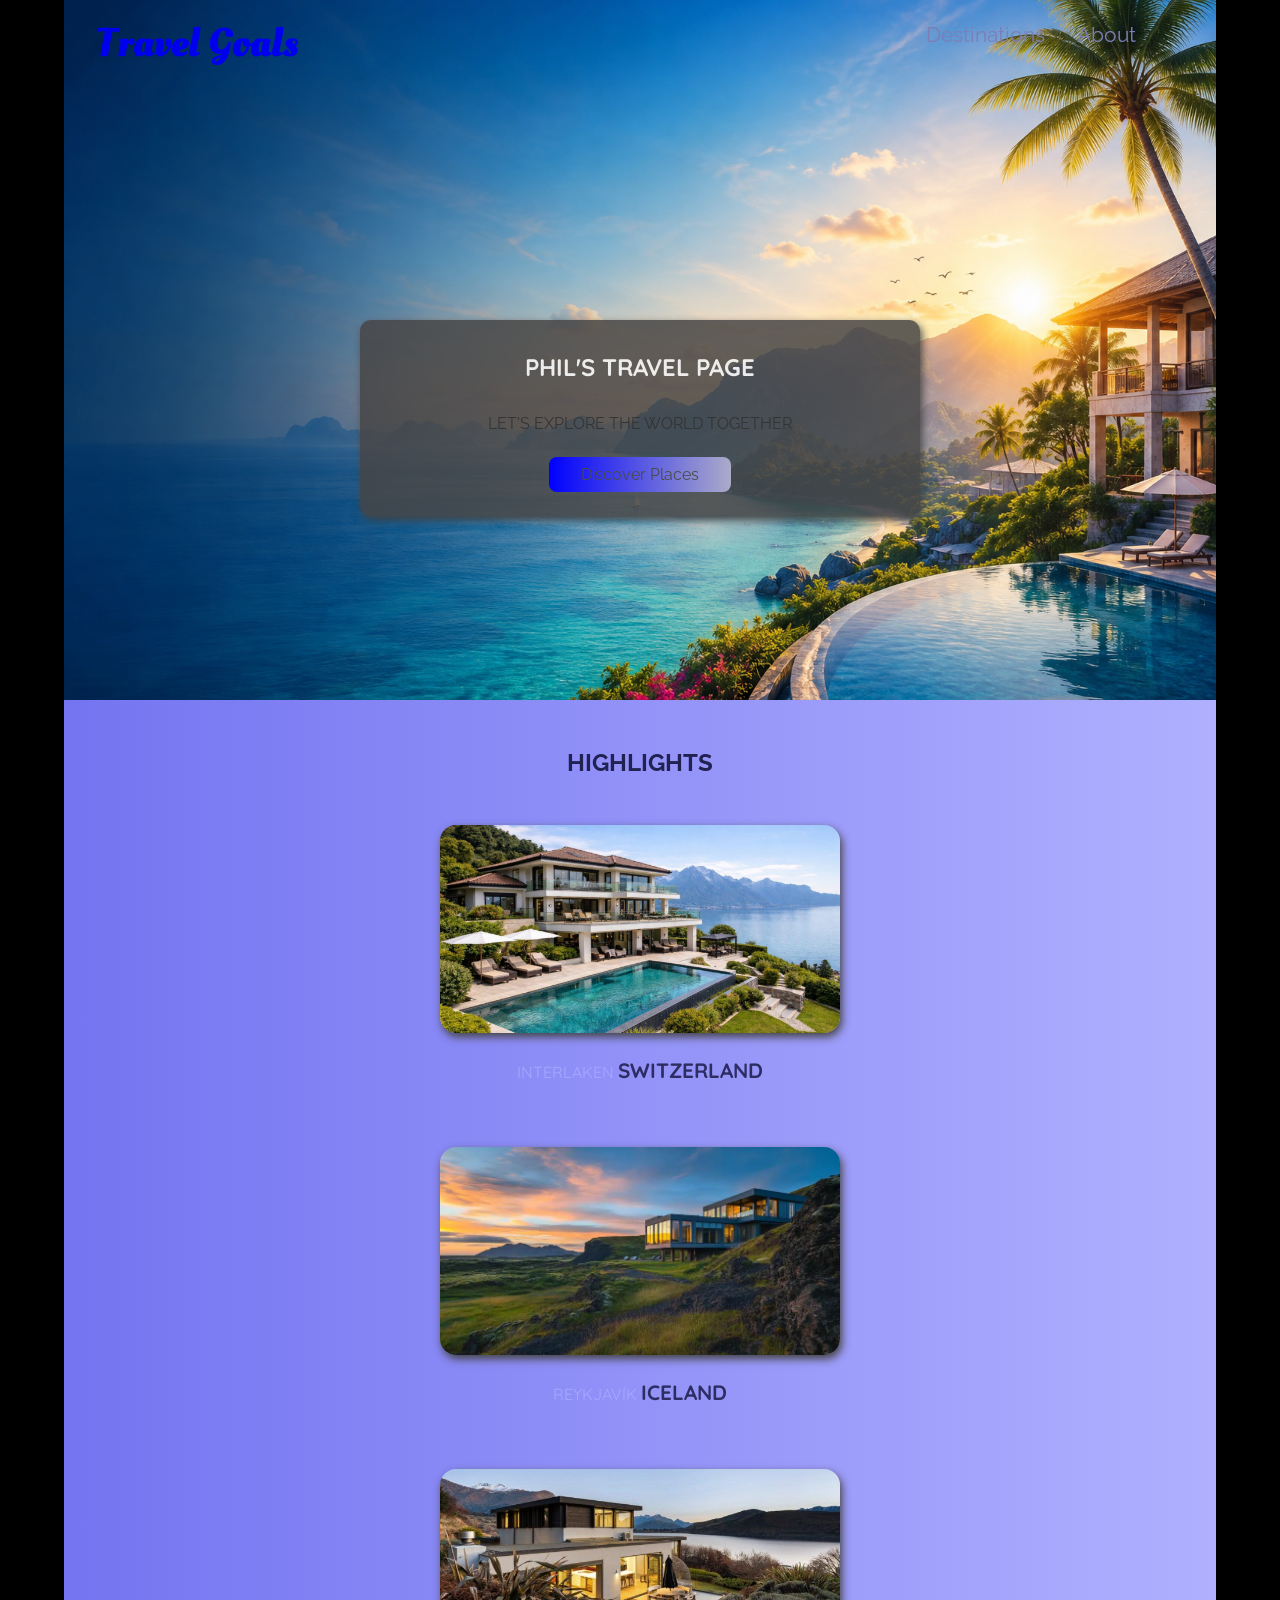
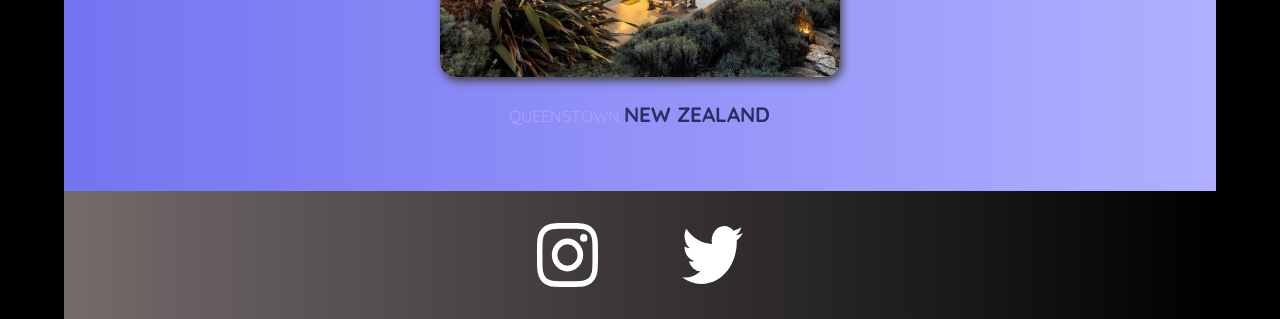
<file: index.html>
<!DOCTYPE html>
<html lang="en">

<head>
    <meta charset="UTF-8">
    <meta name="viewport" content="width=device-width, initial-scale=1.0">
    <link rel="icon" type="image/png" href="images/favicon-circular.png">
    <link rel="stylesheet" href="styles/shared.css">
    <link rel="stylesheet" href="styles/styles.css">
    <title>PHIL Travel Page</title>
</head>

<body>
    <div class="page" id="page">
        <header>
            <div class="header">
                <a href="index.html">
                    <h1>
                        Travel Goals
                    </h1>
                </a>
                <div>
                    <a href="#page">
                        <img class="hamburger" src="images/icon-hamburger copy.svg" alt="icon-hamburger">
                    </a>

                    <a href="#">
                        <img class="close" src="images/icon-close.svg" alt="">
                    </a>
                </div>
            </div>
            <div>
                <nav class="nav-items">
                    <ul>
                        <li><a href="places.html">Destinations</a></li>
                        <li><a href="index.html">About</a></li>
                    </ul>
                </nav>
            </div>
        </header>
        <main class="main">
            <section class="explore-section">
                <div class="explore">
                    <h2>
                        Phil's Travel Page
                    </h2>
                    <p>
                        Let's explore the world together
                    </p>
                    <a href="places.html">Discover Places</a>
                </div>
            </section>
            <div class="highlight-section">
                <h2>Highlights</h2>
                <div class="destinations">
                    <div class="destination">
                        <img src="images/switzerland.PNG" alt="switzerland image">
                        <p>Interlaken <Strong>Switzerland</Strong></p>
                    </div>
                    <div class="destination">
                        <img src="images/iceland.PNG" alt="iceland image">
                        <p>Reykjavík <Strong>Iceland</Strong></p>
                    </div>
                    <div class="destination">
                        <img src="images/newzealand.PNG" alt="newzealand image">
                        <p>Queenstown <Strong>New Zealand</Strong></p>
                    </div>
                </div>
            </div>
        </main>
        <footer>
            <img src="images/icon-instagram.svg" alt="instagram icon">
            <img src="images/icon-twitter.svg" alt="twitter icon">
        </footer>
    </div>
</body>

</html>
</file>
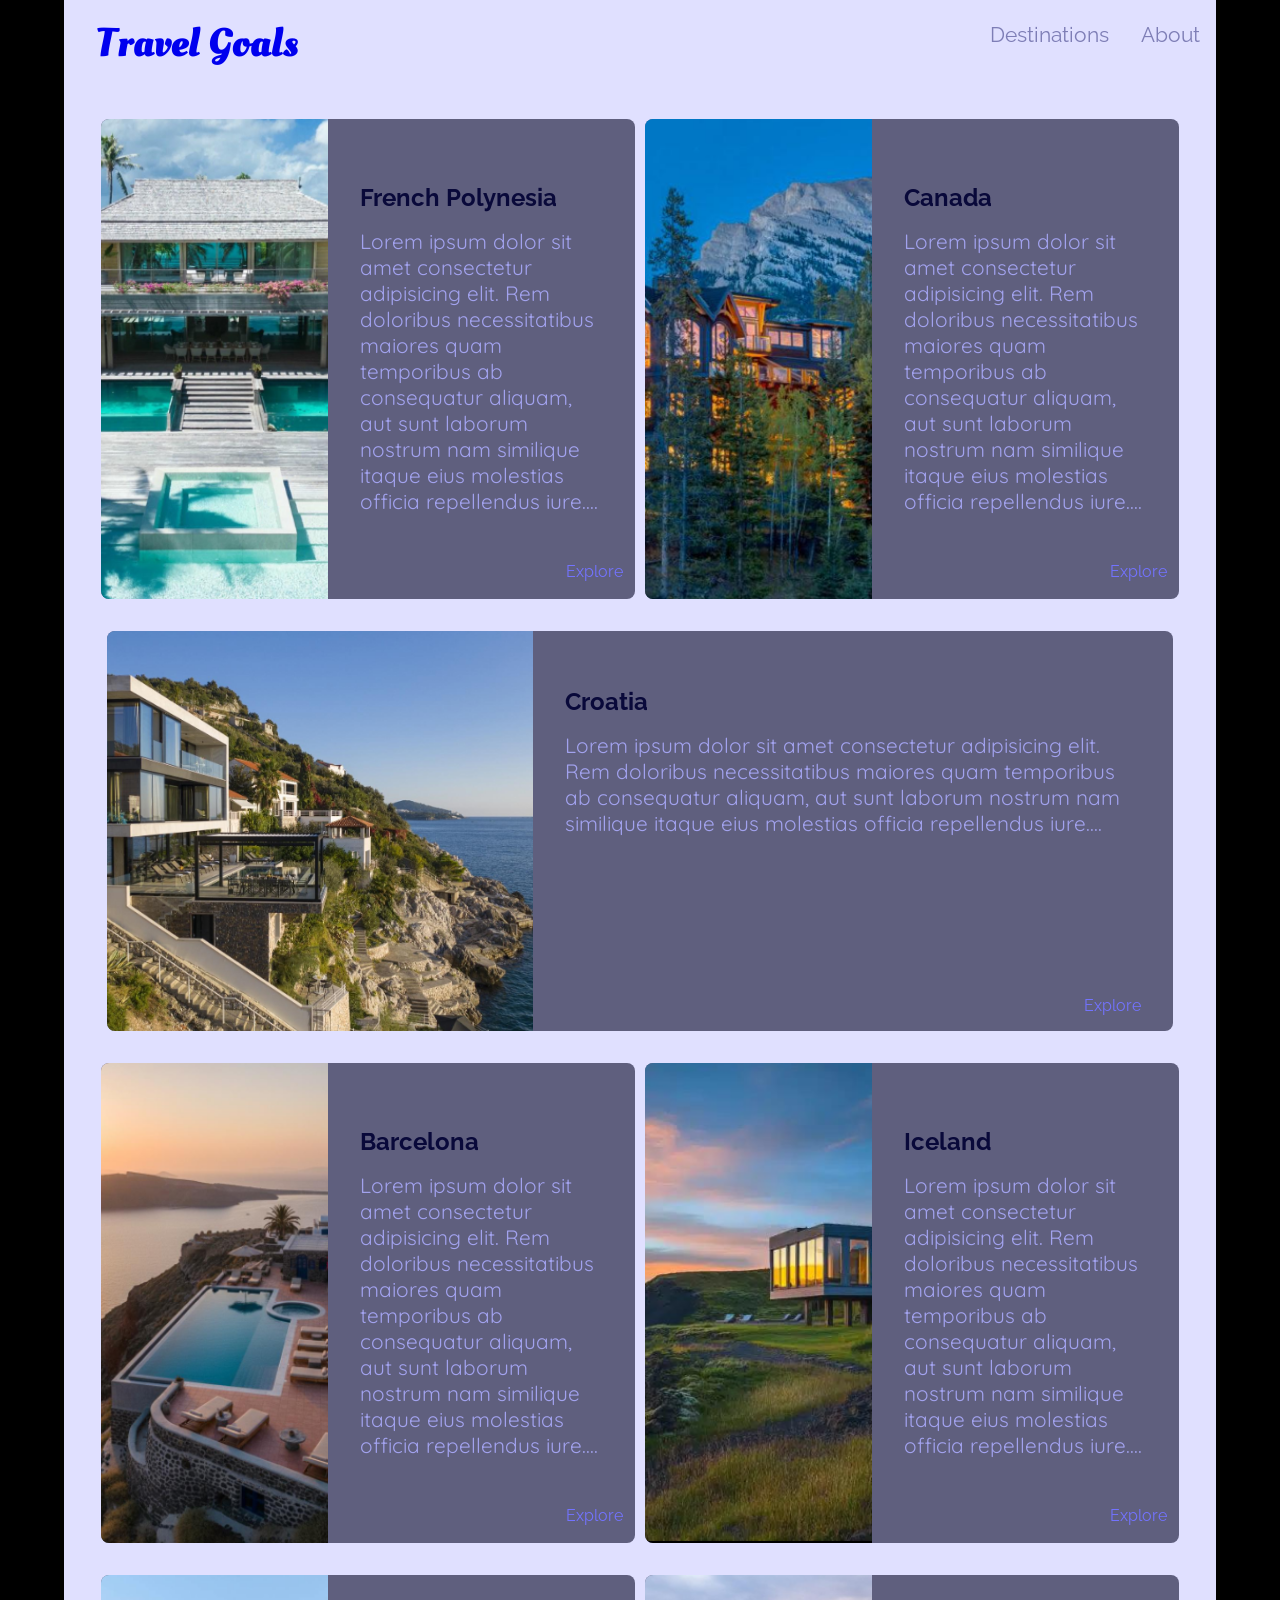
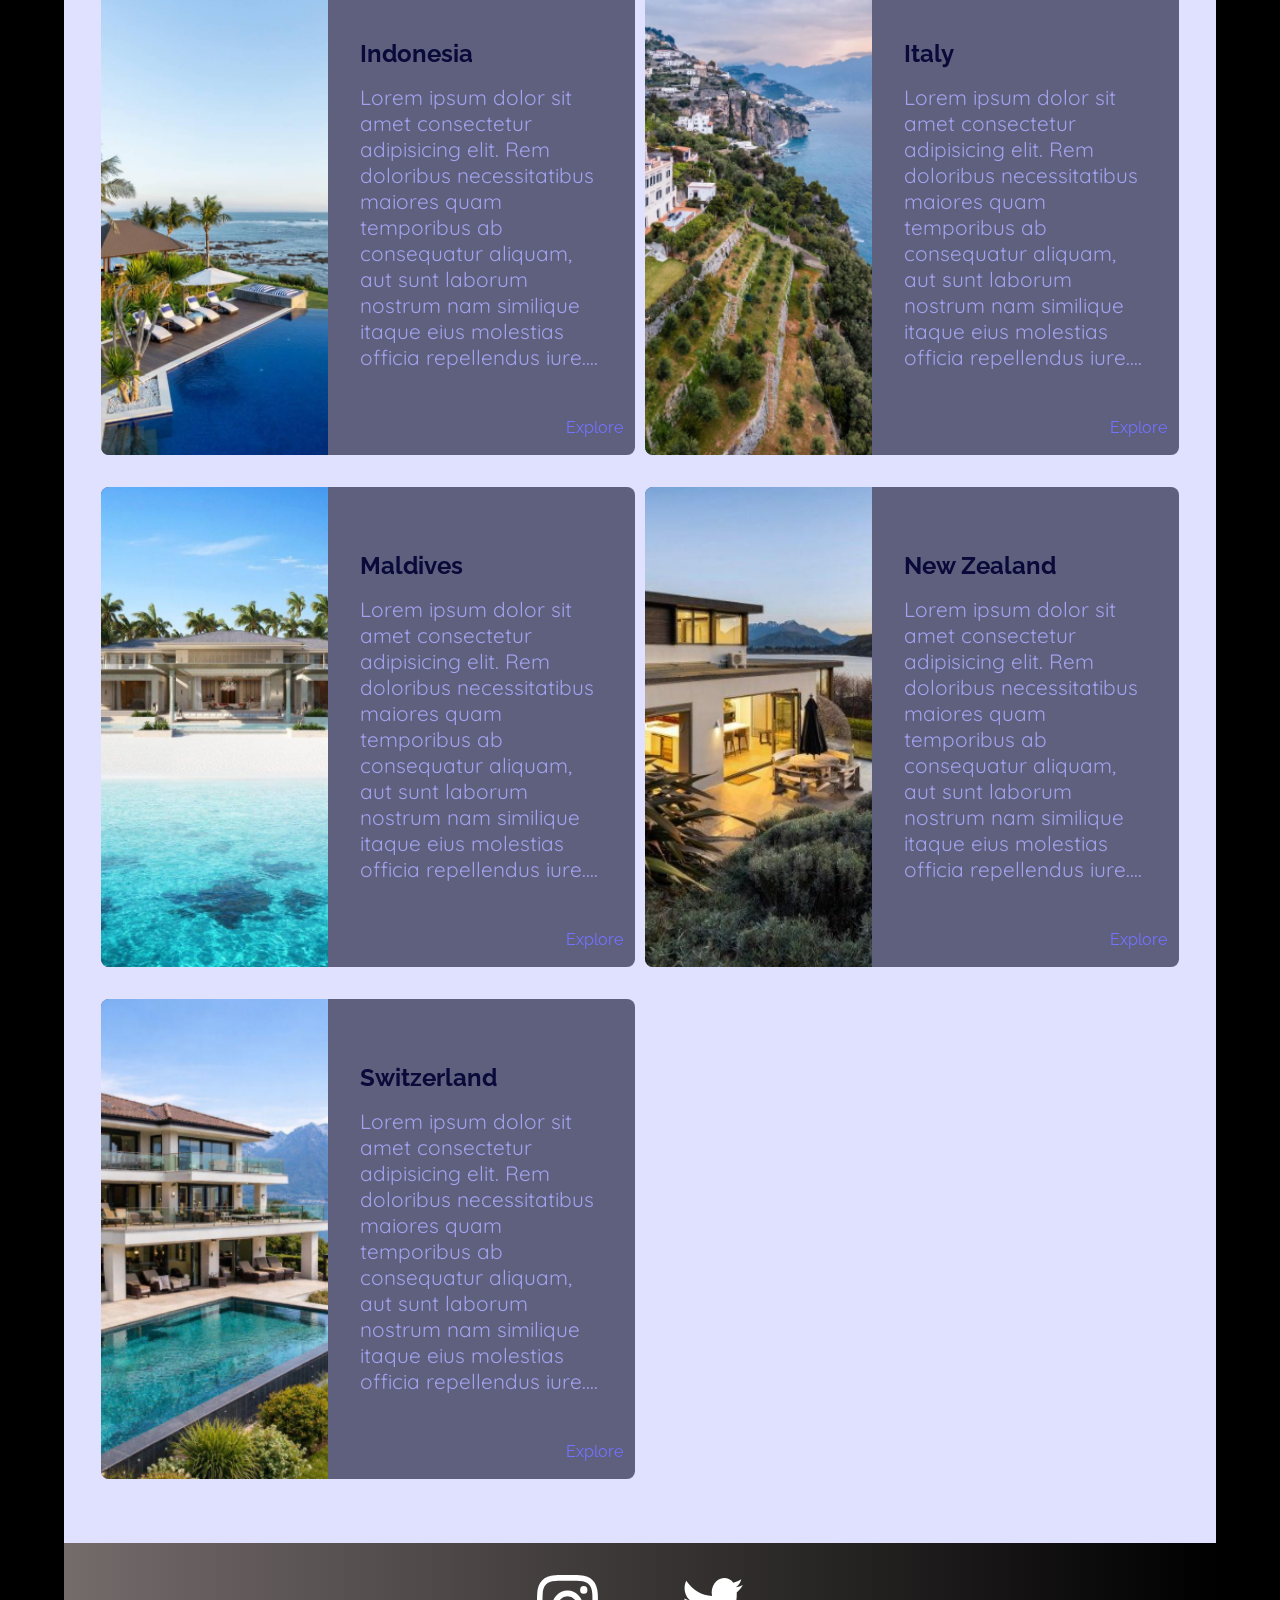
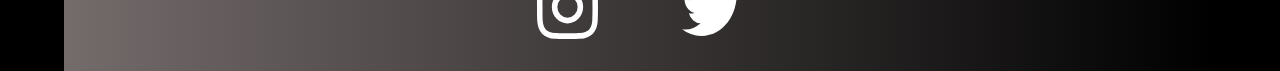
<file: places.html>
<!DOCTYPE html>
<html lang="en">

<head>
    <meta charset="UTF-8">
    <meta name="viewport" content="width=device-width, initial-scale=1.0">
    <link rel="stylesheet" href="styles/shared.css">
    <link rel="stylesheet" href="styles/places.css">
    <title>Places Info</title>
</head>

<body>
    <div class="page" id="page">
        <header>
            <div class="header">
                <a href="index.html">
                    <h1>
                        Travel Goals
                    </h1>
                </a>
                <div>
                    <a href="#page">
                        <img class="hamburger" src="images/icon-hamburger copy.svg" alt="icon-hamburger">
                    </a>

                    <a href="">
                        <img class="close" src="images/icon-close.svg" alt="">
                    </a>
                </div>
            </div>
            <div>
                <nav class="nav-items">
                    <ul>
                        <li><a href="places.html">Destinations</a></li>
                        <li><a href="index.html">About</a></li>
                    </ul>
                </nav>
            </div>
        </header>
        <main class="main">
            <div class="cards-section">
                <div class="cards">
                    <img src="images/bora.PNG" alt="French Polynesia image">
                    <div class="card-info">
                        <h2>French Polynesia</h2>
                        <p>Lorem ipsum dolor sit amet consectetur adipisicing elit. Rem doloribus necessitatibus maiores
                            quam temporibus ab consequatur aliquam, aut sunt laborum nostrum nam similique itaque eius
                            molestias officia repellendus iure....</p>
                        <a href="https://en.wikipedia.org/wiki/French Polynesia">Explore</a>
                    </div>
                </div>
                <div class="cards">
                    <img src="images/canada.PNG" alt="Canada places image">
                    <div class="card-info">
                        <h2>Canada</h2>
                        <p>Lorem ipsum dolor sit amet consectetur adipisicing elit. Rem doloribus necessitatibus maiores
                            quam temporibus ab consequatur aliquam, aut sunt laborum nostrum nam similique itaque eius
                            molestias officia repellendus iure....</p>
                        <a href="https://en.wikipedia.org/wiki/Canada">Explore</a>
                    </div>
                </div>
                <div class="cards">
                    <img src="images/croatia.PNG" alt="croatia places images">
                    <div class="card-info">
                        <h2>Croatia</h2>
                        <p>Lorem ipsum dolor sit amet consectetur adipisicing elit. Rem doloribus necessitatibus maiores
                            quam temporibus ab consequatur aliquam, aut sunt laborum nostrum nam similique itaque eius
                            molestias officia repellendus iure....</p>
                        <a href="https://en.wikipedia.org/wiki/Croatia">Explore</a>
                    </div>
                </div>
                <div class="cards">
                    <img src="images/greece.PNG" alt="greece places image">
                    <div class="card-info">
                        <h2>Barcelona</h2>
                        <p>Lorem ipsum dolor sit amet consectetur adipisicing elit. Rem doloribus necessitatibus maiores
                            quam temporibus ab consequatur aliquam, aut sunt laborum nostrum nam similique itaque eius
                            molestias officia repellendus iure....</p>
                        <a href="https://en.wikipedia.org/wiki/Barcelona">Explore</a>
                    </div>
                </div>
                <div class="cards">
                    <img src="images/iceland.PNG" alt="Iceland places image">
                    <div class="card-info">
                        <h2>Iceland</h2>
                        <p>Lorem ipsum dolor sit amet consectetur adipisicing elit. Rem doloribus necessitatibus maiores
                            quam temporibus ab consequatur aliquam, aut sunt laborum nostrum nam similique itaque eius
                            molestias officia repellendus iure....</p>
                        <a href="https://en.wikipedia.org/wiki/Iceland">Explore</a>
                    </div>
                </div>
                <div class="cards">
                    <img src="images/indonesia.PNG" alt="indonesia places image">
                    <div class="card-info">
                        <h2>Indonesia</h2>
                        <p>Lorem ipsum dolor sit amet consectetur adipisicing elit. Rem doloribus necessitatibus maiores
                            quam temporibus ab consequatur aliquam, aut sunt laborum nostrum nam similique itaque eius
                            molestias officia repellendus iure....</p>
                        <a href="https://en.wikipedia.org/wiki/Indonesia">Explore</a>
                    </div>
                </div>
                <div class="cards">
                    <img src="images/italy.PNG" alt="italy places image">
                    <div class="card-info">
                        <h2>Italy</h2>
                        <p>Lorem ipsum dolor sit amet consectetur adipisicing elit. Rem doloribus necessitatibus maiores
                            quam temporibus ab consequatur aliquam, aut sunt laborum nostrum nam similique itaque eius
                            molestias officia repellendus iure....</p>
                        <a href="https://en.wikipedia.org/wiki/Italy">Explore</a>
                    </div>
                </div>
                <div class="cards">
                    <img src="images/maldives.PNG" alt="maldives places image">
                    <div class="card-info">
                        <h2>Maldives</h2>
                        <p>Lorem ipsum dolor sit amet consectetur adipisicing elit. Rem doloribus necessitatibus maiores
                            quam temporibus ab consequatur aliquam, aut sunt laborum nostrum nam similique itaque eius
                            molestias officia repellendus iure....</p>
                        <a href="https://en.wikipedia.org/wiki/Maldives">Explore</a>
                    </div>
                </div>
                <div class="cards">
                    <img src="images/newzealand.PNG" alt="newzealand places image">
                    <div class="card-info">
                        <h2>New Zealand</h2>
                        <p>Lorem ipsum dolor sit amet consectetur adipisicing elit. Rem doloribus necessitatibus maiores
                            quam temporibus ab consequatur aliquam, aut sunt laborum nostrum nam similique itaque eius
                            molestias officia repellendus iure....</p>
                        <a href="https://en.wikipedia.org/wiki/New Zealand">Explore</a>
                    </div>
                </div>
                <div class="cards">
                    <img src="images/switzerland.PNG" alt="switzerland places image">
                    <div class="card-info">
                        <h2>Switzerland</h2>
                        <p>Lorem ipsum dolor sit amet consectetur adipisicing elit. Rem doloribus necessitatibus maiores
                            quam temporibus ab consequatur aliquam, aut sunt laborum nostrum nam similique itaque eius
                            molestias officia repellendus iure....</p>
                        <a href="https://en.wikipedia.org/wiki/Switzerland">Explore</a>
                    </div>
                    <div class="actions">
                    </div>
                </div>
            </div>
        </main>
        <footer>
            <img src="images/icon-instagram.svg" alt="instagram icon">
            <img src="images/icon-twitter.svg" alt="twitter icon">
        </footer>
    </div>
</body>

</html>
</file>
<file: styles/shared.css>
* {
    margin: 0;
    padding: 0;
    box-sizing: border-box;
}

@font-face {
    font-family: Oleo Script;
    src: url(../fonts/Oleo_Script/OleoScript-Bold.ttf);
}

@font-face {
    font-family: Quicksand;
    src: url(../fonts/Quicksand/Quicksand-VariableFont_wght.ttf);
}

@font-face {
    font-family: Raleway;
    src: url(../fonts/Raleway/Raleway-VariableFont_wght.ttf);
}

h2 {
    font-family: 'Raleway', sans-serif;
}

h1 {
    font-size: 1.7rem;
    font-family: 'Oleo Script', sans-serif;
    align-self: center;
}

p {
    font-family: 'Quicksand', sans-serif;
}

a {
    font-family: 'Raleway', sans-serif;
}

.header {
    display: flex;
    justify-content: space-between;
    padding: 1rem 2rem;
    align-items: center;
}

.nav-items {
    display: none;
}

nav ul {
    display: flex;
    flex-direction: row;
    gap: 2rem;
    align-self: center;
}

nav li a {
    color: rgb(126, 126, 182);
    font-size: 1.3rem;
    font-family: 'Raleway', sans-serif;
    cursor: pointer;
}

a {
    text-decoration: none;
}

li {
    list-style: none;
}

.hamburger,
.close {
    width: 3rem;
    height: 3rem;
    padding: .4rem;
    border: 4px solid rgb(4, 4, 235);
    display: none;
}

#page:target .hamburger {
    display: none;
}

#page:target .close {
    display: block;
}

.hamburger {
    display: block;
    margin-left: 100%;
}

#page:target .header {
    position: static;
    width: 100%;
}

#page:target {
    height: 100vh;
}

#page:target .nav-items {
    display: block;
    justify-content: center;
}

#page:target .main {
    display: none;
}

#page:target footer {
    display: none;
}

#page:target nav ul {
    display: flex;
    flex-direction: column;
    align-items: center;
}

footer {
    display: flex;
    flex-direction: row;
    background: linear-gradient(to left, black, rgb(116, 107, 107));
    padding: 2rem;
    gap: 5rem;
    justify-content: center;
}

footer img {
    width: 4rem;
    height: 4rem;
}

@media (min-width: 1200px) {
    h1 {
        font-size: 2.5rem;
    }

    .hamburger {
        display: none;
    }

    header {
        display: flex;
        flex-direction: row;
        justify-content: space-between;
    }

    .nav-items {
        display: block;
        padding: 1rem
    }

    #page:target nav ul,
    ul {
        display: flex;
        flex-direction: row;
        gap: 2rem;
        flex-direction: row;
        margin-top: .4rem;
    }

    #page:target .intro-img {
        display: block;
    }

    #page:target .close {
        display: none;
    }

    #page:target .main {
        display: block;
    }

    #page:target footer {
        display: flex;
        flex-direction: row;
        gap: 5rem;
    }
}
</file>
<file: styles/styles.css>
h1 {
    font-family: "Oleo Script", sans-serif;
}

body {
    background-color: black;
}

header {
    position: absolute;
    width: 85%;
}

.page {
    width: 90%;
    margin: auto;
    background: linear-gradient(to left, rgb(176, 176, 255), rgb(116, 116, 241)) ;
}


.explore-section {
    width: 100%;
    height: 700px;
    background-image: url(../images/backgroundtravel.png);
    background-position: center;
    background-size: cover;
}

.explore {
    width: 18rem;
    margin: auto;
    background-color: rgba(70, 69, 69, 0.842);
    box-shadow: 2px 4px 8px rgb(68, 67, 67);
    padding: 2rem;
    text-align: center;
    border-radius: .7rem;
    position: relative;
    top: 20rem;
}

.explore h2 {
    color: rgba(255, 255, 255, 0.89);
    text-transform: uppercase;
    margin-bottom: 2rem;
    font-size: 1.5rem;
    font-family: 'Quicksand', sans-serif;
    font-weight: 700;
}

.explore p {
    color: rgba(49, 49, 49, 0.911);
    text-transform: uppercase;
    margin-bottom: 2rem;
    font-size: 1rem;
    font-family: 'Raleway', sans-serif;
}

.explore a {
    width: 7rem;
    color: rgb(75, 75, 75);
    padding: .5rem 2rem;
    border-radius: .5rem;
    background: linear-gradient(to left,  rgb(171, 171, 201), blue);
}

.highlight-section {
    margin: auto;
    width: 80%;
}

.highlight-section h2 {
    text-align: center;
    margin: 3rem 0;
    color: rgb(34, 34, 82);
    text-transform: uppercase;
    font-family: 'Raleway', sans-serif;
}

.destination {
    width: 90%;
    display: flex;
    flex-direction: column;
    margin: auto;
    align-items: center;
    padding-bottom: 4rem;
}

.destination img {
    width: 90%;
    height: 10rem;
    margin-bottom: 1.5rem;
    border-radius: 1rem;
    box-shadow: 2px 4px 8px rgb(68, 67, 67);
    overflow: hidden;
    object-fit: cover;
}

.destination p {
    color: rgb(167, 167, 255);
    font-size: 1rem;
    text-transform: uppercase;
    font-family: 'Quicksand', sans-serif;
}

.destination p strong {
    color: rgb(45, 45, 100);
    font-size: 1.3rem;
}

#page:target .header {
    padding-right: 0;
}

@media (min-width: 800px) {
    .destination img {
        width: 25rem;
        height: 13rem;
    }
}

@media (min-width: 960px) {
    .explore {
        width: 35rem;
    }
}

@media (min-width: 1700px) {
    .destinations {
        display: flex;
        flex-direction: row;
        justify-items: center;
        gap: 2rem;
    }
}

@media (min-width: 1200px) {
    #page:target .main {
        background: linear-gradient(to left, rgb(176, 176, 255), rgb(116, 116, 241)) ;
    }

    header {
        position: absolute;
        justify-content: space-between;
    }

    .nav-items {
        align-items: center;
    }
}
</file>
<file: styles/places.css>
body {
    background-color: black;
}

.page {
    width: 90%;
    margin: auto;
    background-color: rgb(224, 224, 255);
}

main {
    padding: 2rem;
}

.hamburger {
    margin-left: 1rem;
}

.header {
    position: static;
    justify-content: space-between;
}

.cards {
    background-color: rgb(95, 95, 126);
    border-radius: .5rem;
    display: flex;
    flex-direction: column;
    margin: 0 auto;
    margin-bottom: 2rem;
    width: 98%;
    height: 20%;
}

.cards img {
    height: 10rem;
    overflow: hidden;
    object-fit: cover;
    border-top-left-radius: .5rem;
    border-top-right-radius: .5rem;
    width: 100%;
}

.card-info {
    padding: 1rem 2rem;
    width: 100%;
    height: 80%;
    /* align-self: center; */
}

.card-info h2 {
    margin-bottom: 1rem;
    color: rgb(9, 9, 58);
    font-size: 1.5rem;
}

.card-info p {
    margin-bottom: 3rem;
    color: rgb(162, 162, 238);
    font-size: 1.3rem;
}

.card-info a {
    color: rgb(115, 115, 255);
    margin-left: 85%;
}

@media (min-width: 1200px) {
    .cards-section {
        display: grid;
        grid-template-columns: 1fr 1fr;
    }

    .cards {
        display: flex;
        flex-direction: row;
        height: 32rem;
    }

    .cards img {
        width: 45%;
        height: 32rem;
        border-top-left-radius: .5rem;
        border-top-right-radius: 0;
        border-bottom-left-radius: .5rem;
    }

    .card-info {
        width: 60%;
        align-self: center;
    }

    .cards:nth-of-type(3) {
        grid-column: 1/span 2;
        height: 25rem;
    }

    .cards:nth-of-type(3) img {
        width: 40%;
        height: 25rem;
    }

    .cards:nth-of-type(3) p {
        margin-bottom: 10rem;
    }

    .cards:nth-of-type(3) a{
        margin-left: 90%;
    }

    #page:target main {
        height: 278vh;
        position: static;
        background-color: rgb(224, 224, 255);
    }

    @media (min-width: 1260px) {
        .cards {
            height: 25rem;
        }

        .cards img {
            height: 25rem;
        }
    }

    @media (min-width: 1260px) {
        .cards {
            height: 30rem;
        }

        .cards img {
            height: 30rem;
        }
    }

    @media (min-width: 1438px) {
        .card-info p {
            margin-bottom: 8rem;
        }
    }
}
</file>
